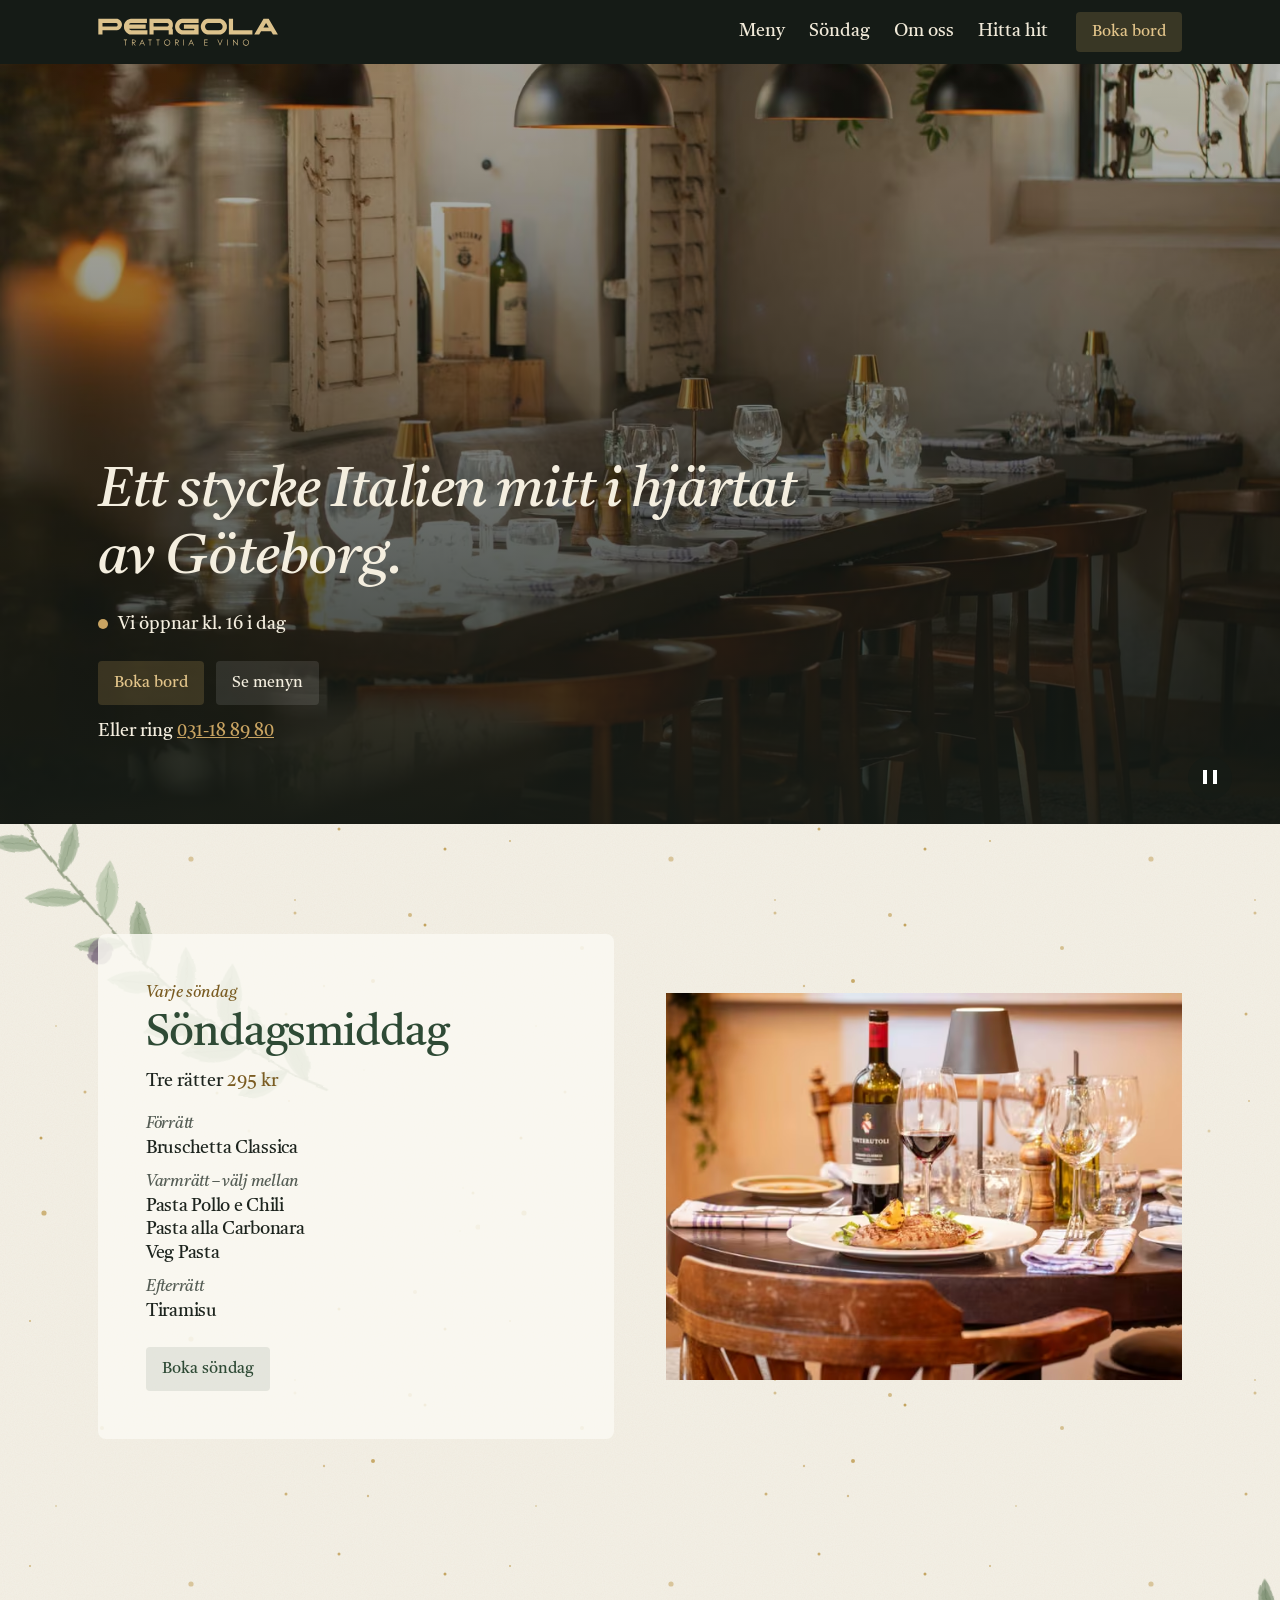
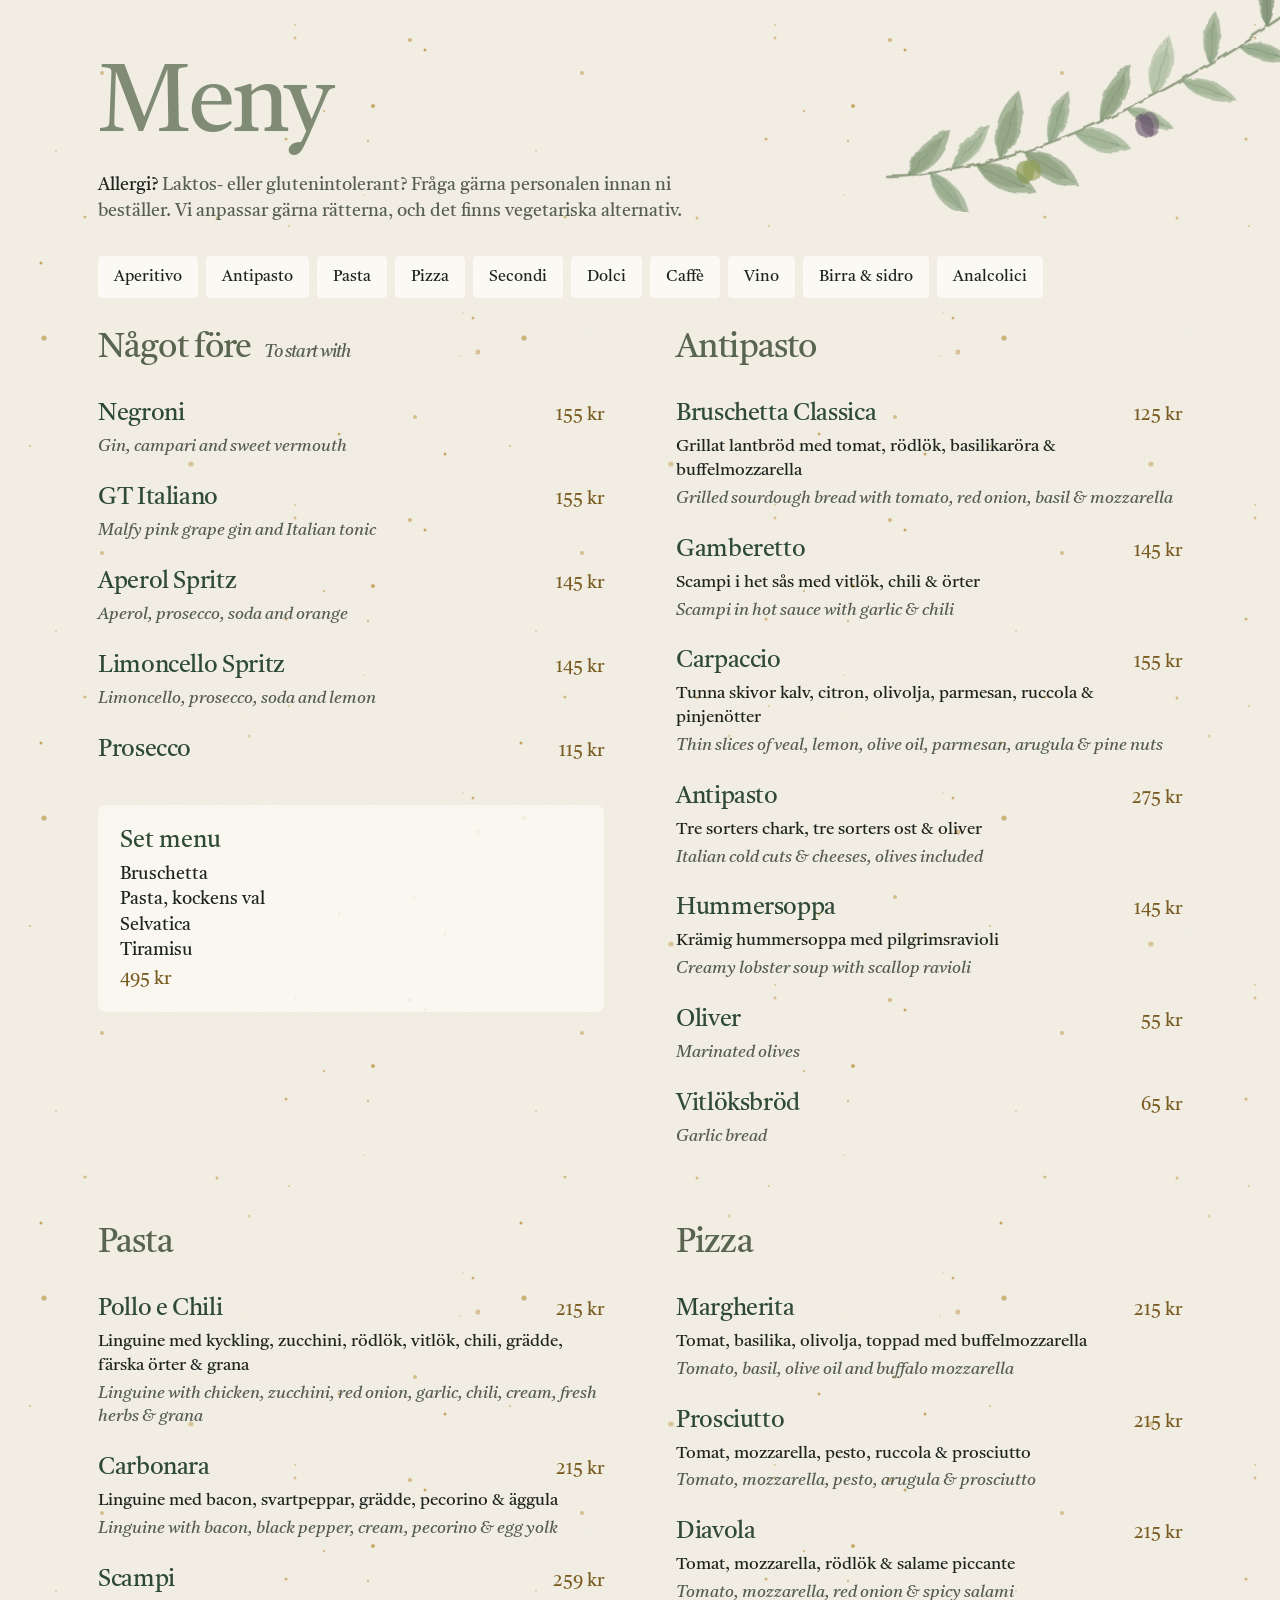
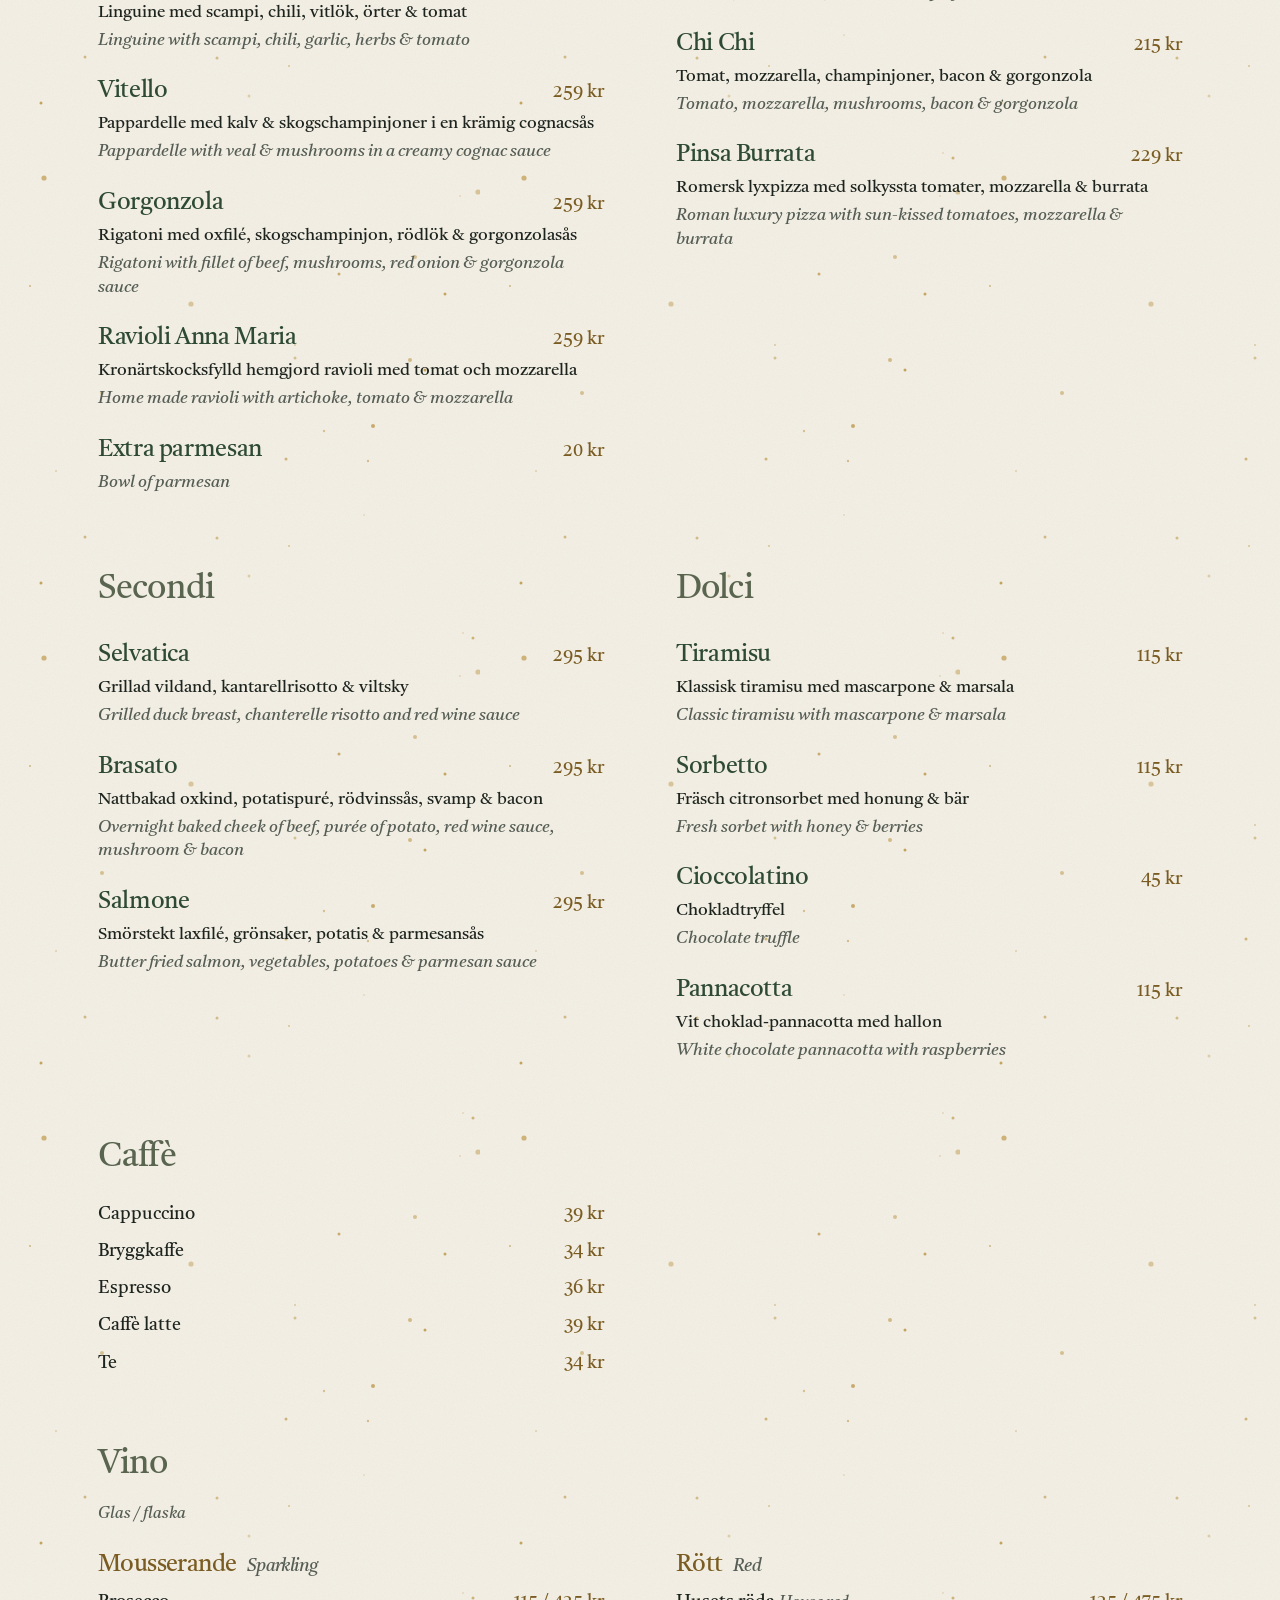
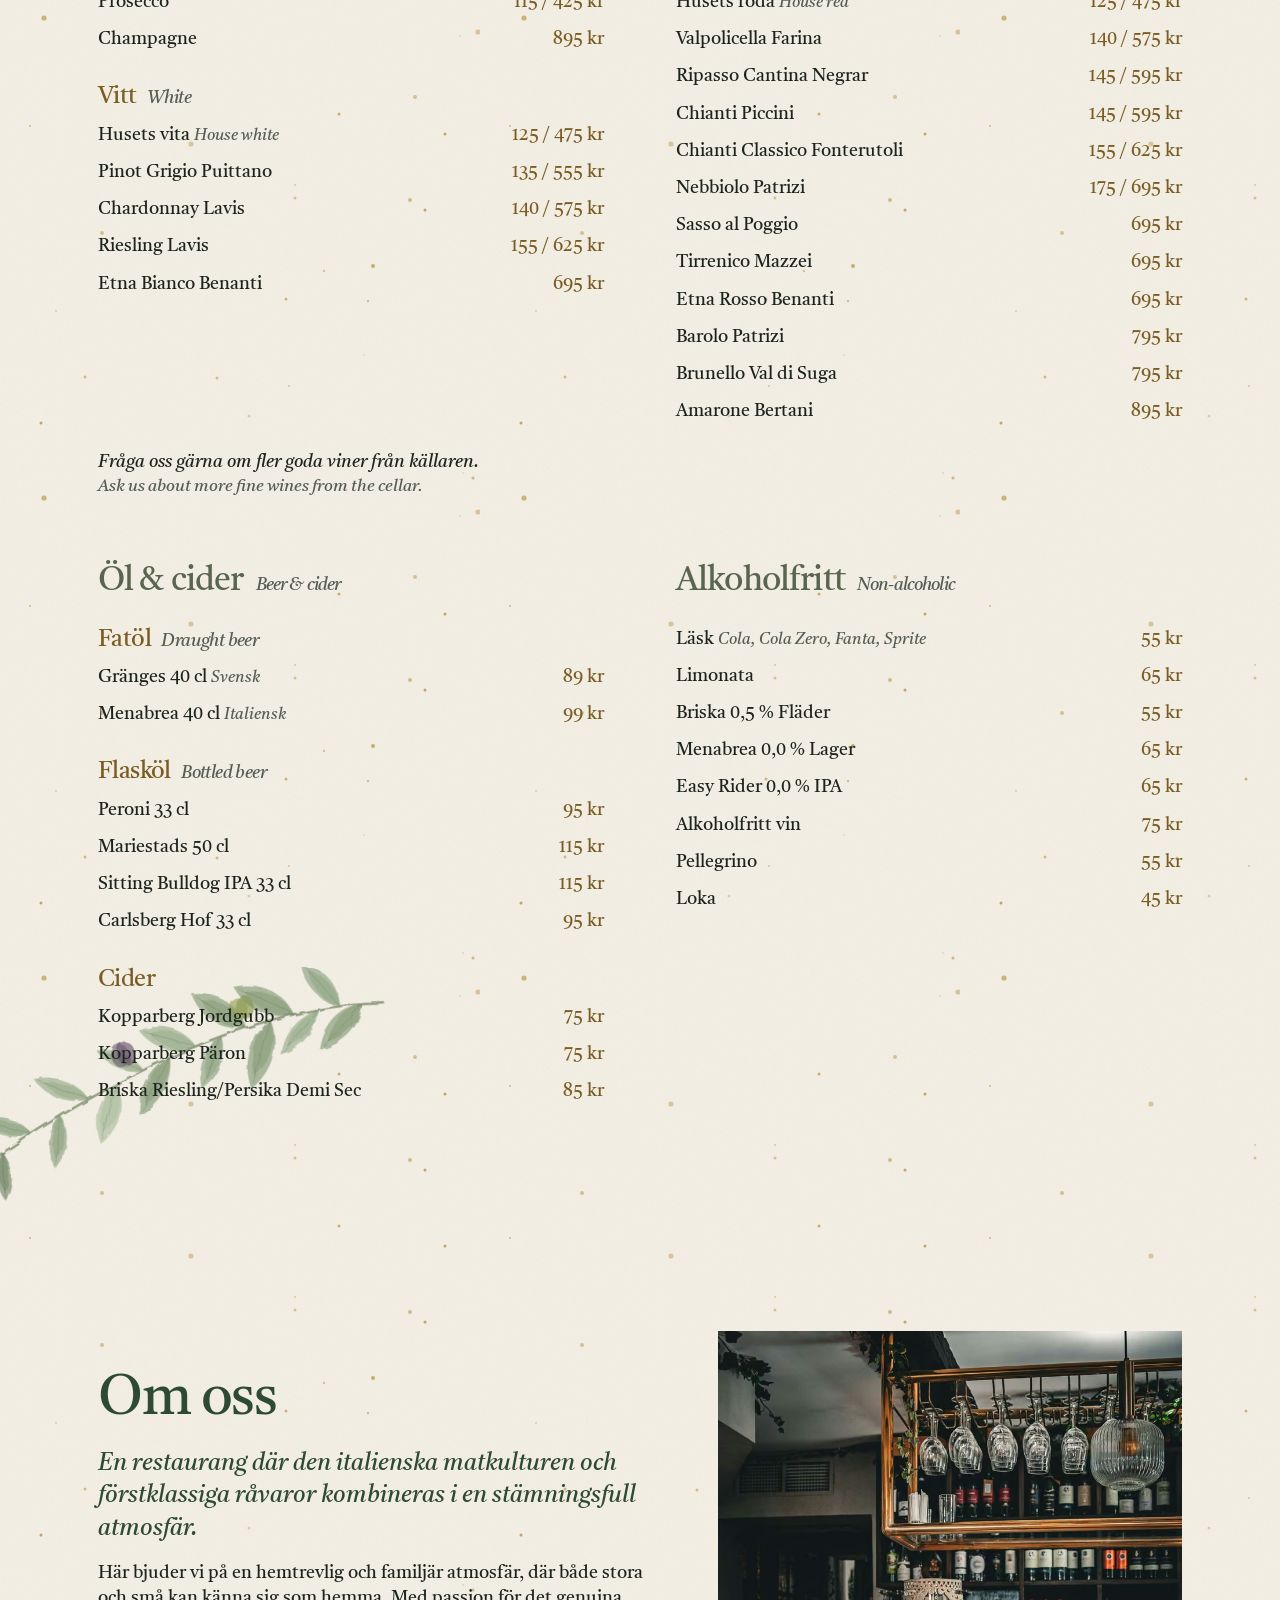
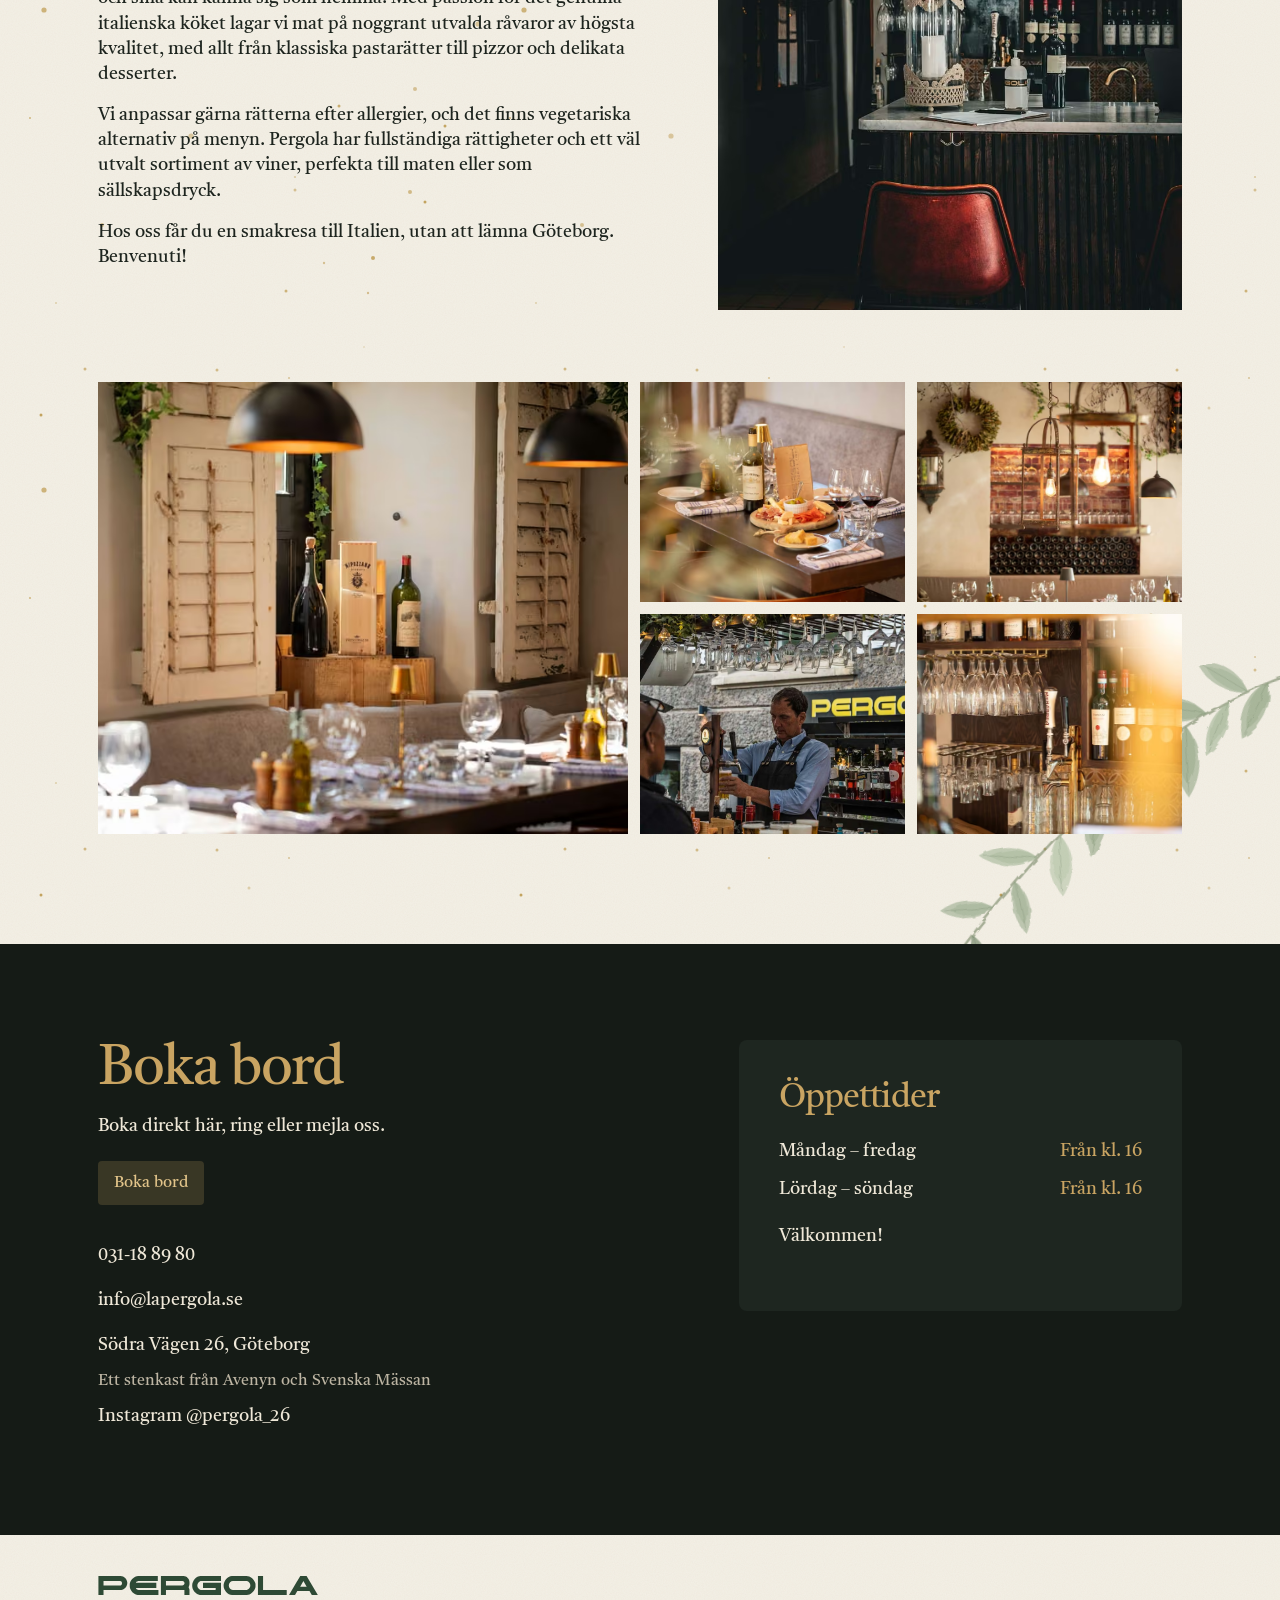
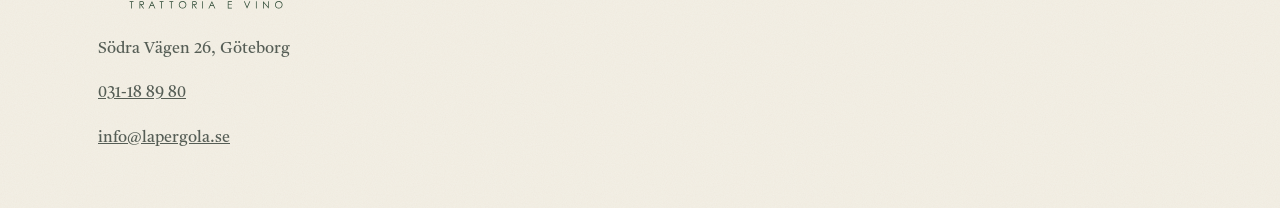
<file: index.html>
<!doctype html>
<html lang="sv">
<head>
<meta charset="utf-8">
<meta name="viewport" content="width=device-width, initial-scale=1">
<title>Pergola – Trattoria e vino på Södra Vägen 26, Göteborg</title>
<meta name="description" content="Italiensk restaurang på Södra Vägen 26 i Göteborg, ett stenkast från Avenyn och Svenska Mässan. Pasta, pizza, secondi och utvalda viner. Öppet alla dagar från kl. 16. Söndagsmeny tre rätter 295 kr.">
<link rel="canonical" href="https://joachimjohansson.github.io/lapergola/">
<meta name="theme-color" content="#151b16">
<link rel="icon" href="ikoner/favicon.ico" sizes="48x48">
<link rel="icon" type="image/svg+xml" href="ikoner/favicon.svg">
<link rel="icon" type="image/png" sizes="32x32" href="ikoner/favicon-32.png">
<link rel="icon" type="image/png" sizes="48x48" href="ikoner/favicon-48.png">
<link rel="apple-touch-icon" href="ikoner/apple-touch-icon.png">
<link rel="manifest" href="site.webmanifest">
<meta property="og:type" content="website">
<meta property="og:locale" content="sv_SE">
<meta property="og:site_name" content="Pergola">
<meta property="og:title" content="Pergola – Trattoria e vino på Södra Vägen 26, Göteborg">
<meta property="og:description" content="Ett stycke Italien mitt i Göteborg. Öppet alla dagar från kl. 16.">
<meta property="og:url" content="https://joachimjohansson.github.io/lapergola/">
<meta property="og:image" content="https://joachimjohansson.github.io/lapergola/bilder/matsal.jpg">
<meta property="og:image:width" content="1600">
<meta property="og:image:height" content="1089">
<meta name="twitter:card" content="summary_large_image">
<script type="application/ld+json">
{"@context":"https://schema.org","@type":"Restaurant","name":"Pergola","alternateName":"La Pergola","url":"https://joachimjohansson.github.io/lapergola/","image":"https://joachimjohansson.github.io/lapergola/bilder/matsal.jpg","telephone":"+46 31 18 89 80","email":"info@lapergola.se","servesCuisine":"Italiensk","acceptsReservations":true,"hasMenu":"https://joachimjohansson.github.io/lapergola/#meny","sameAs":["https://www.instagram.com/pergola_26/"],
"address":{"@type":"PostalAddress","streetAddress":"Södra Vägen 26","addressLocality":"Göteborg","addressCountry":"SE"},
"openingHoursSpecification":[{"@type":"OpeningHoursSpecification","dayOfWeek":["Monday","Tuesday","Wednesday","Thursday","Friday","Saturday","Sunday"],"opens":"16:00"}]}
</script>
<link rel="preload" as="image" href="bilder/matsal-1600.avif" type="image/avif">
<link rel="preconnect" href="https://fonts.googleapis.com">
<link rel="preconnect" href="https://fonts.gstatic.com" crossorigin>
<link href="https://fonts.googleapis.com/css2?family=Castoro:ital@0;1&display=swap" rel="stylesheet">
<link rel="stylesheet" href="style.css?v=21">
<script src="https://www.bokabord.se/widget.min.js" async></script>
</head>
<body>
<a class="hoppa" href="#meny">Hoppa till menyn</a>
<header class="topp">
  <div class="wrap">
    <a class="topp-logo" href="#" aria-label="Pergola, till toppen"><img src="bilder/ordbild-ljus.svg" alt="" width="395" height="61"></a>
    <nav aria-label="Huvudmeny"><a href="#meny">Meny</a><a href="#sondag">Söndag</a><a href="#om">Om oss</a><a href="#hitta">Hitta hit</a></nav>
    <button class="waiteraid-widget knapp knapp-guld" data-hash="206074e566215a96386093ac5b81f60e">Boka bord</button>
  </div>
</header>

<main>
  <section class="hero" aria-labelledby="hero-rubrik">
    <video muted loop playsinline preload="none" poster="bilder/matsal.jpg" aria-hidden="true">
      <source src="bilder/topvid.mp4" type="video/mp4">
    </video>
    <picture class="hero-bild"><source srcset="bilder/matsal-800.avif 800w, bilder/matsal-1600.avif 1600w" sizes="100vw" type="image/avif"><img src="bilder/matsal.jpg" alt="" width="1600" height="1089"></picture>
    <div class="wrap hero-text">
      <h1 id="hero-rubrik" class="ingress"><span class="visuellt-dold">Pergola, trattoria e vino. </span>Ett stycke Italien mitt i hjärtat av Göteborg.</h1>
      <p class="status" id="status" role="status">Öppet alla dagar från kl. 16</p>
      <div class="knappar">
        <button class="waiteraid-widget knapp knapp-guld" data-hash="206074e566215a96386093ac5b81f60e">Boka bord</button>
        <a class="knapp knapp-ljus" href="#meny">Se menyn</a>
      </div>
      <p class="ring">Eller ring <a href="tel:+4631188980">031-18 89 80</a></p>
    </div>
    <button class="paus" type="button" aria-pressed="false"><span class="visuellt-dold">Pausa filmen</span></button>
  </section>

  <section id="sondag" class="sondag" aria-labelledby="sondag-rubrik">
    <div class="wrap sondag-grid">
      <div class="sondag-kort">
        <p class="overrad" id="sondag-idag">Varje söndag</p>
        <h2 id="sondag-rubrik">Söndagsmiddag</h2>
        <p class="sondag-pris">Tre rätter <span>295 kr</span></p>
        <ol class="sondag-ratter">
          <li><small>Förrätt</small>Bruschetta Classica</li>
          <li><small>Varmrätt – välj mellan</small>Pasta Pollo e Chili<br>Pasta alla Carbonara<br>Veg Pasta</li>
          <li><small>Efterrätt</small>Tiramisu</li>
        </ol>
        <button class="waiteraid-widget knapp" data-hash="206074e566215a96386093ac5b81f60e">Boka söndag</button>
      </div>
      <picture><source srcset="bilder/middag-800.avif 800w, bilder/middag-1600.avif 1600w" sizes="(min-width:860px) 50vw, 100vw" type="image/avif"><img src="bilder/middag.jpg" alt="Dukat bord med en varmrätt, rödvin och glas" width="1600" height="910" loading="lazy" decoding="async"></picture>
    </div>
  </section>

  <section id="meny" class="meny" aria-labelledby="meny-rubrik">
    <div class="wrap">
      <h2 id="meny-rubrik" class="meny-titel">Meny</h2>
      <p class="allergi"><strong>Allergi?</strong> Laktos- eller glutenintolerant? Fråga gärna personalen innan ni beställer. Vi anpassar gärna rätterna, och det finns vegetariska alternativ.</p>
      <nav class="flikar" aria-label="Menyns delar"><div class="flikar-rad">
        <a href="#fore">Aperitivo</a><a href="#antipasto">Antipasto</a><a href="#pasta">Pasta</a><a href="#pizza">Pizza</a><a href="#secondi">Secondi</a><a href="#dolci">Dolci</a><a href="#cafe">Caffè</a><a href="#vino">Vino</a><a href="#ol">Birra &amp; sidro</a><a href="#alkoholfritt">Analcolici</a>
      </div></nav>

      <div class="grupper">
        <div class="grupp" id="fore"><h3>Något före <span lang="en">To start with</span></h3>
          <div class="ratt"><div class="ratt-huvud"><b>Negroni</b><span class="pris">155 kr</span></div><p class="en" lang="en">Gin, campari and sweet vermouth</p></div>
          <div class="ratt"><div class="ratt-huvud"><b>GT Italiano</b><span class="pris">155 kr</span></div><p class="en" lang="en">Malfy pink grape gin and Italian tonic</p></div>
          <div class="ratt"><div class="ratt-huvud"><b>Aperol Spritz</b><span class="pris">145 kr</span></div><p class="en" lang="en">Aperol, prosecco, soda and orange</p></div>
          <div class="ratt"><div class="ratt-huvud"><b>Limoncello Spritz</b><span class="pris">145 kr</span></div><p class="en" lang="en">Limoncello, prosecco, soda and lemon</p></div>
          <div class="ratt"><div class="ratt-huvud"><b>Prosecco</b><span class="pris">115 kr</span></div></div>
          <div class="set">
            <p class="overrad">Set menu</p>
            <p class="set-ratter">Bruschetta<br>Pasta, kockens val<br>Selvatica<br>Tiramisu</p>
            <p class="pris">495 kr</p>
          </div>
        </div>

        <div class="grupp" id="antipasto"><h3>Antipasto</h3>
          <div class="ratt"><div class="ratt-huvud"><b>Bruschetta Classica</b><span class="pris">125 kr</span></div><p>Grillat lantbröd med tomat, rödlök, basilikaröra &amp; buffelmozzarella</p><p class="en" lang="en">Grilled sourdough bread with tomato, red onion, basil &amp; mozzarella</p></div>
          <div class="ratt"><div class="ratt-huvud"><b>Gamberetto</b><span class="pris">145 kr</span></div><p>Scampi i het sås med vitlök, chili &amp; örter</p><p class="en" lang="en">Scampi in hot sauce with garlic &amp; chili</p></div>
          <div class="ratt"><div class="ratt-huvud"><b>Carpaccio</b><span class="pris">155 kr</span></div><p>Tunna skivor kalv, citron, olivolja, parmesan, ruccola &amp; pinjenötter</p><p class="en" lang="en">Thin slices of veal, lemon, olive oil, parmesan, arugula &amp; pine nuts</p></div>
          <div class="ratt"><div class="ratt-huvud"><b>Antipasto</b><span class="pris">275 kr</span></div><p>Tre sorters chark, tre sorters ost &amp; oliver</p><p class="en" lang="en">Italian cold cuts &amp; cheeses, olives included</p></div>
          <div class="ratt"><div class="ratt-huvud"><b>Hummersoppa</b><span class="pris">145 kr</span></div><p>Krämig hummersoppa med pilgrimsravioli</p><p class="en" lang="en">Creamy lobster soup with scallop ravioli</p></div>
          <div class="ratt"><div class="ratt-huvud"><b>Oliver</b><span class="pris">55 kr</span></div><p class="en" lang="en">Marinated olives</p></div>
          <div class="ratt"><div class="ratt-huvud"><b>Vitlöksbröd</b><span class="pris">65 kr</span></div><p class="en" lang="en">Garlic bread</p></div>
        </div>

        <div class="grupp" id="pasta"><h3>Pasta</h3>
          <div class="ratt"><div class="ratt-huvud"><b>Pollo e Chili</b><span class="pris">215 kr</span></div><p>Linguine med kyckling, zucchini, rödlök, vitlök, chili, grädde, färska örter &amp; grana</p><p class="en" lang="en">Linguine with chicken, zucchini, red onion, garlic, chili, cream, fresh herbs &amp; grana</p></div>
          <div class="ratt"><div class="ratt-huvud"><b>Carbonara</b><span class="pris">215 kr</span></div><p>Linguine med bacon, svartpeppar, grädde, pecorino &amp; äggula</p><p class="en" lang="en">Linguine with bacon, black pepper, cream, pecorino &amp; egg yolk</p></div>
          <div class="ratt"><div class="ratt-huvud"><b>Scampi</b><span class="pris">259 kr</span></div><p>Linguine med scampi, chili, vitlök, örter &amp; tomat</p><p class="en" lang="en">Linguine with scampi, chili, garlic, herbs &amp; tomato</p></div>
          <div class="ratt"><div class="ratt-huvud"><b>Vitello</b><span class="pris">259 kr</span></div><p>Pappardelle med kalv &amp; skogschampinjoner i en krämig cognacsås</p><p class="en" lang="en">Pappardelle with veal &amp; mushrooms in a creamy cognac sauce</p></div>
          <div class="ratt"><div class="ratt-huvud"><b>Gorgonzola</b><span class="pris">259 kr</span></div><p>Rigatoni med oxfilé, skogschampinjon, rödlök &amp; gorgonzolasås</p><p class="en" lang="en">Rigatoni with fillet of beef, mushrooms, red onion &amp; gorgonzola sauce</p></div>
          <div class="ratt"><div class="ratt-huvud"><b>Ravioli Anna Maria</b><span class="pris">259 kr</span></div><p>Kronärtskocksfylld hemgjord ravioli med tomat och mozzarella</p><p class="en" lang="en">Home made ravioli with artichoke, tomato &amp; mozzarella</p></div>
          <div class="ratt"><div class="ratt-huvud"><b>Extra parmesan</b><span class="pris">20 kr</span></div><p class="en" lang="en">Bowl of parmesan</p></div>
        </div>

        <div class="grupp" id="pizza"><h3>Pizza</h3>
          <div class="ratt"><div class="ratt-huvud"><b>Margherita</b><span class="pris">215 kr</span></div><p>Tomat, basilika, olivolja, toppad med buffelmozzarella</p><p class="en" lang="en">Tomato, basil, olive oil and buffalo mozzarella</p></div>
          <div class="ratt"><div class="ratt-huvud"><b>Prosciutto</b><span class="pris">215 kr</span></div><p>Tomat, mozzarella, pesto, ruccola &amp; prosciutto</p><p class="en" lang="en">Tomato, mozzarella, pesto, arugula &amp; prosciutto</p></div>
          <div class="ratt"><div class="ratt-huvud"><b>Diavola</b><span class="pris">215 kr</span></div><p>Tomat, mozzarella, rödlök &amp; salame piccante</p><p class="en" lang="en">Tomato, mozzarella, red onion &amp; spicy salami</p></div>
          <div class="ratt"><div class="ratt-huvud"><b>Chi Chi</b><span class="pris">215 kr</span></div><p>Tomat, mozzarella, champinjoner, bacon &amp; gorgonzola</p><p class="en" lang="en">Tomato, mozzarella, mushrooms, bacon &amp; gorgonzola</p></div>
          <div class="ratt"><div class="ratt-huvud"><b>Pinsa Burrata</b><span class="pris">229 kr</span></div><p>Romersk lyxpizza med solkyssta tomater, mozzarella &amp; burrata</p><p class="en" lang="en">Roman luxury pizza with sun-kissed tomatoes, mozzarella &amp; burrata</p></div>
        </div>

        <div class="grupp" id="secondi"><h3>Secondi</h3>
          <div class="ratt"><div class="ratt-huvud"><b>Selvatica</b><span class="pris">295 kr</span></div><p>Grillad vildand, kantarellrisotto &amp; viltsky</p><p class="en" lang="en">Grilled duck breast, chanterelle risotto and red wine sauce</p></div>
          <div class="ratt"><div class="ratt-huvud"><b>Brasato</b><span class="pris">295 kr</span></div><p>Nattbakad oxkind, potatispuré, rödvinssås, svamp &amp; bacon</p><p class="en" lang="en">Overnight baked cheek of beef, purée of potato, red wine sauce, mushroom &amp; bacon</p></div>
          <div class="ratt"><div class="ratt-huvud"><b>Salmone</b><span class="pris">295 kr</span></div><p>Smörstekt laxfilé, grönsaker, potatis &amp; parmesansås</p><p class="en" lang="en">Butter fried salmon, vegetables, potatoes &amp; parmesan sauce</p></div>
        </div>

        <div class="grupp" id="dolci"><h3>Dolci</h3>
          <div class="ratt"><div class="ratt-huvud"><b>Tiramisu</b><span class="pris">115 kr</span></div><p>Klassisk tiramisu med mascarpone &amp; marsala</p><p class="en" lang="en">Classic tiramisu with mascarpone &amp; marsala</p></div>
          <div class="ratt"><div class="ratt-huvud"><b>Sorbetto</b><span class="pris">115 kr</span></div><p>Fräsch citronsorbet med honung &amp; bär</p><p class="en" lang="en">Fresh sorbet with honey &amp; berries</p></div>
          <div class="ratt"><div class="ratt-huvud"><b>Cioccolatino</b><span class="pris">45 kr</span></div><p>Chokladtryffel</p><p class="en" lang="en">Chocolate truffle</p></div>
          <div class="ratt"><div class="ratt-huvud"><b>Pannacotta</b><span class="pris">115 kr</span></div><p>Vit choklad-pannacotta med hallon</p><p class="en" lang="en">White chocolate pannacotta with raspberries</p></div>
        </div>

        <div class="grupp" id="cafe"><h3>Caffè</h3>
          <ul class="lista">
            <li><span>Cappuccino</span><span class="pris">39 kr</span></li>
            <li><span>Bryggkaffe</span><span class="pris">34 kr</span></li>
            <li><span>Espresso</span><span class="pris">36 kr</span></li>
            <li><span>Caffè latte</span><span class="pris">39 kr</span></li>
            <li><span>Te</span><span class="pris">34 kr</span></li>
          </ul>
        </div>

        <div class="grupp grupp-bred" id="vino"><h3>Vino</h3>
          <p class="glas-flaska">Glas / flaska</p>
          <div class="vin-kolumner">
            <div>
              <h4>Mousserande <span lang="en">Sparkling</span></h4>
              <ul class="lista">
                <li><span>Prosecco</span><span class="pris">115 / 425 kr</span></li>
                <li><span>Champagne</span><span class="pris">895 kr</span></li>
              </ul>
              <h4>Vitt <span lang="en">White</span></h4>
              <ul class="lista">
                <li><span>Husets vita <small lang="en">House white</small></span><span class="pris">125 / 475 kr</span></li>
                <li><span>Pinot Grigio Puittano</span><span class="pris">135 / 555 kr</span></li>
                <li><span>Chardonnay Lavis</span><span class="pris">140 / 575 kr</span></li>
                <li><span>Riesling Lavis</span><span class="pris">155 / 625 kr</span></li>
                <li><span>Etna Bianco Benanti</span><span class="pris">695 kr</span></li>
              </ul>
            </div>
            <div>
              <h4>Rött <span lang="en">Red</span></h4>
              <ul class="lista">
                <li><span>Husets röda <small lang="en">House red</small></span><span class="pris">125 / 475 kr</span></li>
                <li><span>Valpolicella Farina</span><span class="pris">140 / 575 kr</span></li>
                <li><span>Ripasso Cantina Negrar</span><span class="pris">145 / 595 kr</span></li>
                <li><span>Chianti Piccini</span><span class="pris">145 / 595 kr</span></li>
                <li><span>Chianti Classico Fonterutoli</span><span class="pris">155 / 625 kr</span></li>
                <li><span>Nebbiolo Patrizi</span><span class="pris">175 / 695 kr</span></li>
                <li><span>Sasso al Poggio</span><span class="pris">695 kr</span></li>
                <li><span>Tirrenico Mazzei</span><span class="pris">695 kr</span></li>
                <li><span>Etna Rosso Benanti</span><span class="pris">695 kr</span></li>
                <li><span>Barolo Patrizi</span><span class="pris">795 kr</span></li>
                <li><span>Brunello Val di Suga</span><span class="pris">795 kr</span></li>
                <li><span>Amarone Bertani</span><span class="pris">895 kr</span></li>
              </ul>
            </div>
          </div>
          <p class="kallaren">Fråga oss gärna om fler goda viner från källaren.</p>
          <p class="en" lang="en">Ask us about more fine wines from the cellar.</p>
        </div>

        <div class="grupp" id="ol"><h3>Öl &amp; cider <span lang="en">Beer &amp; cider</span></h3>
          <h4>Fatöl <span lang="en">Draught beer</span></h4>
          <ul class="lista">
            <li><span>Gränges 40 cl <small>Svensk</small></span><span class="pris">89 kr</span></li>
            <li><span>Menabrea 40 cl <small>Italiensk</small></span><span class="pris">99 kr</span></li>
          </ul>
          <h4>Flasköl <span lang="en">Bottled beer</span></h4>
          <ul class="lista">
            <li><span>Peroni 33 cl</span><span class="pris">95 kr</span></li>
            <li><span>Mariestads 50 cl</span><span class="pris">115 kr</span></li>
            <li><span>Sitting Bulldog IPA 33 cl</span><span class="pris">115 kr</span></li>
            <li><span>Carlsberg Hof 33 cl</span><span class="pris">95 kr</span></li>
          </ul>
          <h4>Cider</h4>
          <ul class="lista">
            <li><span>Kopparberg Jordgubb</span><span class="pris">75 kr</span></li>
            <li><span>Kopparberg Päron</span><span class="pris">75 kr</span></li>
            <li><span>Briska Riesling/Persika Demi Sec</span><span class="pris">85 kr</span></li>
          </ul>
        </div>

        <div class="grupp" id="alkoholfritt"><h3>Alkoholfritt <span lang="en">Non-alcoholic</span></h3>
          <ul class="lista">
            <li><span>Läsk <small>Cola, Cola Zero, Fanta, Sprite</small></span><span class="pris">55 kr</span></li>
            <li><span>Limonata</span><span class="pris">65 kr</span></li>
            <li><span>Briska 0,5 % Fläder</span><span class="pris">55 kr</span></li>
            <li><span>Menabrea 0,0 % Lager</span><span class="pris">65 kr</span></li>
            <li><span>Easy Rider 0,0 % IPA</span><span class="pris">65 kr</span></li>
            <li><span>Alkoholfritt vin</span><span class="pris">75 kr</span></li>
            <li><span>Pellegrino</span><span class="pris">55 kr</span></li>
            <li><span>Loka</span><span class="pris">45 kr</span></li>
          </ul>
        </div>
      </div>
    </div>
  </section>

  <section id="om" class="om" aria-labelledby="om-rubrik">
    <div class="wrap om-grid">
      <div class="om-text">
        <h2 id="om-rubrik">Om oss</h2>
        <p class="ingress-mork">En restaurang där den italienska matkulturen och förstklassiga råvaror kombineras i en stämningsfull atmosfär.</p>
        <p>Här bjuder vi på en hemtrevlig och familjär atmosfär, där både stora och små kan känna sig som hemma. Med passion för det genuina italienska köket lagar vi mat på noggrant utvalda råvaror av högsta kvalitet, med allt från klassiska pastarätter till pizzor och delikata desserter.</p>
        <p>Vi anpassar gärna rätterna efter allergier, och det finns vegetariska alternativ på menyn. Pergola har fullständiga rättigheter och ett väl utvalt sortiment av viner, perfekta till maten eller som sällskapsdryck.</p>
        <p>Hos oss får du en smakresa till Italien, utan att lämna Göteborg. Benvenuti!</p>
      </div>
      <picture class="om-bild"><source srcset="bilder/bar-800.avif 800w, bilder/bar-1365.avif 1365w" sizes="(min-width:860px) 40vw, 100vw" type="image/avif"><img src="bilder/bar.jpg" alt="Baren med vinflaskor, hängande glas och en barstol i rött läder" width="1365" height="2048" loading="lazy" decoding="async"></picture>
    </div>
    <div class="wrap galleri">
      <picture><source srcset="bilder/fonster-800.avif 800w, bilder/fonster-1600.avif 1600w" sizes="(min-width:860px) 50vw, 100vw" type="image/avif"><img src="bilder/fonster.jpg" alt="Dukat bord framför gamla fönsterluckor och vinflaskor" width="1600" height="1067" loading="lazy" decoding="async"></picture>
      <picture><source srcset="bilder/antipasto-800.avif 800w, bilder/antipasto-1600.avif 1600w" sizes="(min-width:860px) 25vw, 50vw" type="image/avif"><img src="bilder/antipasto.jpg" alt="Antipastobricka med chark och ost, rödvin och glas" width="1600" height="1052" loading="lazy" decoding="async"></picture>
      <picture><source srcset="bilder/vinvagg-800.avif 800w, bilder/vinvagg-1600.avif 1600w" sizes="(min-width:860px) 25vw, 50vw" type="image/avif"><img src="bilder/vinvagg.jpg" alt="Vinvägg i tegel med lyktor och en krans" width="1600" height="1055" loading="lazy" decoding="async"></picture>
      <picture><source srcset="bilder/uteservering-800.avif 800w, bilder/uteservering-1079.avif 1079w" sizes="(min-width:860px) 25vw, 50vw" type="image/avif"><img src="bilder/uteservering.jpg" alt="Bartendern häller upp öl under ljusslingor vid uteserveringen" width="1079" height="1619" loading="lazy" decoding="async"></picture>
      <picture><source srcset="bilder/glas-800.avif 800w, bilder/glas-1600.avif 1600w" sizes="(min-width:860px) 25vw, 50vw" type="image/avif"><img src="bilder/glas.jpg" alt="Hängande vinglas, ölkran och vinflaskor i baren" width="1600" height="966" loading="lazy" decoding="async"></picture>
    </div>
  </section>

  <section id="hitta" class="hitta" aria-labelledby="hitta-rubrik">
    <div class="wrap hitta-grid">
      <div>
        <h2 id="hitta-rubrik">Boka bord</h2>
        <p>Boka direkt här, ring eller mejla oss.</p>
        <button class="waiteraid-widget knapp knapp-guld" data-hash="206074e566215a96386093ac5b81f60e">Boka bord</button>
        <ul class="kontakt">
          <li><a href="tel:+4631188980">031-18 89 80</a></li>
          <li><a href="mailto:info@lapergola.se">info@lapergola.se</a></li>
          <li><a href="https://www.google.com/maps/search/?api=1&amp;query=S%C3%B6dra+V%C3%A4gen+26+G%C3%B6teborg">Södra Vägen 26, Göteborg</a><br><small>Ett stenkast från Avenyn och Svenska Mässan</small></li>
          <li><a href="https://www.instagram.com/pergola_26/">Instagram @pergola_26</a></li>
        </ul>
      </div>
      <div class="tider" data-closed="">
        <!-- Stängda dagar (helgdagar, semester): skriv datumen i data-closed ovan, t.ex. data-closed="2026-12-24, 2026-12-25" -->
        <h3>Öppettider</h3>
        <dl>
          <div><dt>Måndag – fredag</dt><dd>Från kl. 16</dd></div>
          <div><dt>Lördag – söndag</dt><dd>Från kl. 16</dd></div>
        </dl>
        <p>Välkommen!</p>
      </div>
    </div>
  </section>
</main>

<footer>
  <div class="wrap">
    <img src="bilder/ordbild-mork.svg" alt="Pergola – Trattoria e vino" width="395" height="61" loading="lazy">
    <p class="fot-rader"><span>Södra Vägen 26, Göteborg</span><a href="tel:+4631188980">031-18 89 80</a><a href="mailto:info@lapergola.se">info@lapergola.se</a></p>
  </div>
</footer>

<div class="mobilrad" aria-label="Snabbval">
  <button class="waiteraid-widget knapp knapp-guld" data-hash="206074e566215a96386093ac5b81f60e">Boka bord</button>
  <a class="knapp knapp-ljus" href="tel:+4631188980">Ring</a>
</div>

<script src="oppet.js"></script>
<script>
  const flikrad = document.querySelector(".flikar-rad");
  const flikkanter = () => {
    flikrad.classList.toggle("mer-v", flikrad.scrollLeft > 2);
    flikrad.classList.toggle("mer-h", flikrad.scrollLeft + flikrad.clientWidth < flikrad.scrollWidth - 2);
  };
  flikrad.addEventListener("scroll", flikkanter, { passive: true });
  addEventListener("resize", flikkanter);
  flikkanter();

  // följ scrollningen: markera delen man läser och skjut fram dess flik i raden
  const flikar = [...flikrad.querySelectorAll("a")];
  const delar = flikar.map(a => document.querySelector(a.getAttribute("href")));
  const lugn = matchMedia("(prefers-reduced-motion: reduce)");
  let aktiv = null, vantar = false, vald = -1;
  flikar.forEach((a, n) => a.addEventListener("click", () => { vald = n; }));
  for (const t of ["wheel", "touchstart", "keydown"]) addEventListener(t, () => { vald = -1; }, { passive: true });
  const folj = () => {
    vantar = false;
    // i två spalter: delen som korsar läslinjen vinner, annars den senast passerade
    let i = -1, mitt = -1;
    delar.forEach((d, n) => {
      const r = d.getBoundingClientRect();
      if (r.top <= 170) i = n;
      if (mitt < 0 && r.top <= 170 && r.bottom > 170) mitt = n;
    });
    if (mitt >= 0) i = mitt;
    if (vald >= 0) i = vald; // en klickad flik gäller tills man scrollar själv
    const a = flikar[i] || null;
    if (a === aktiv) return;
    if (aktiv) aktiv.removeAttribute("aria-current");
    aktiv = a;
    if (!a) return;
    a.setAttribute("aria-current", "true");
    const x = a.getBoundingClientRect().left - flikrad.getBoundingClientRect().left + flikrad.scrollLeft;
    flikrad.scrollTo({ left: x - (flikrad.clientWidth - a.offsetWidth) / 2, behavior: lugn.matches ? "auto" : "smooth" });
  };
  addEventListener("scroll", () => { if (!vantar) { vantar = true; requestAnimationFrame(folj); } }, { passive: true });
  folj();

  // mobilraden visas först när toppens knappar har scrollats ur bild
  const mobilrad = document.querySelector(".mobilrad");
  // och göms igen i Boka bord-delen, som har egna knappar
  const synliga = new Set();
  const radvakt = new IntersectionObserver(poster => {
    for (const e of poster) e.isIntersecting ? synliga.add(e.target) : synliga.delete(e.target);
    mobilrad.classList.toggle("undan", synliga.size > 0);
  });
  for (const el of document.querySelectorAll(".hero .knappar, #hitta, footer")) radvakt.observe(el);
</script>
<script>
// Öppetstatus i toppen och söndagsmarkering, utan stängningstid (den finns inte på originalsajten)
const tider = document.querySelector(".tider");
const status = document.getElementById("status"); // window.status finns redan, så hämta elementet uttryckligen
const stangda = tider.dataset.closed.split(",").map(s => s.trim()).filter(Boolean);
function tick() {
  const s = pergolaStatus(new Date(), stangda);
  status.textContent = s.closedToday ? "Stängt i dag" : s.open ? `Öppet i kväll från kl. ${s.opens}` : `Vi öppnar kl. ${s.opens} i dag`;
  status.classList.toggle("oppet", !!s.open);
  document.getElementById("sondag-idag").textContent = s.sunday && !s.closedToday ? "I dag är det söndag" : "Varje söndag";
}
tick(); setInterval(tick, 60000);
// Filmen i toppen: spelas bara utan önskemål om minskad rörelse, och går alltid att pausa (WCAG 2.2.2)
const film = document.querySelector(".hero video"), paus = document.querySelector(".paus");
function rorelse(pa) {
  paus.setAttribute("aria-pressed", String(!pa));
  paus.firstElementChild.textContent = pa ? "Pausa filmen" : "Spela filmen";
  if (pa) film.play().then(() => film.classList.add("spelar")).catch(() => {}); else film.pause();
}
paus.onclick = () => rorelse(paus.getAttribute("aria-pressed") === "true");
rorelse(!matchMedia("(prefers-reduced-motion: reduce)").matches);
</script>
</body>
</html>
</file>
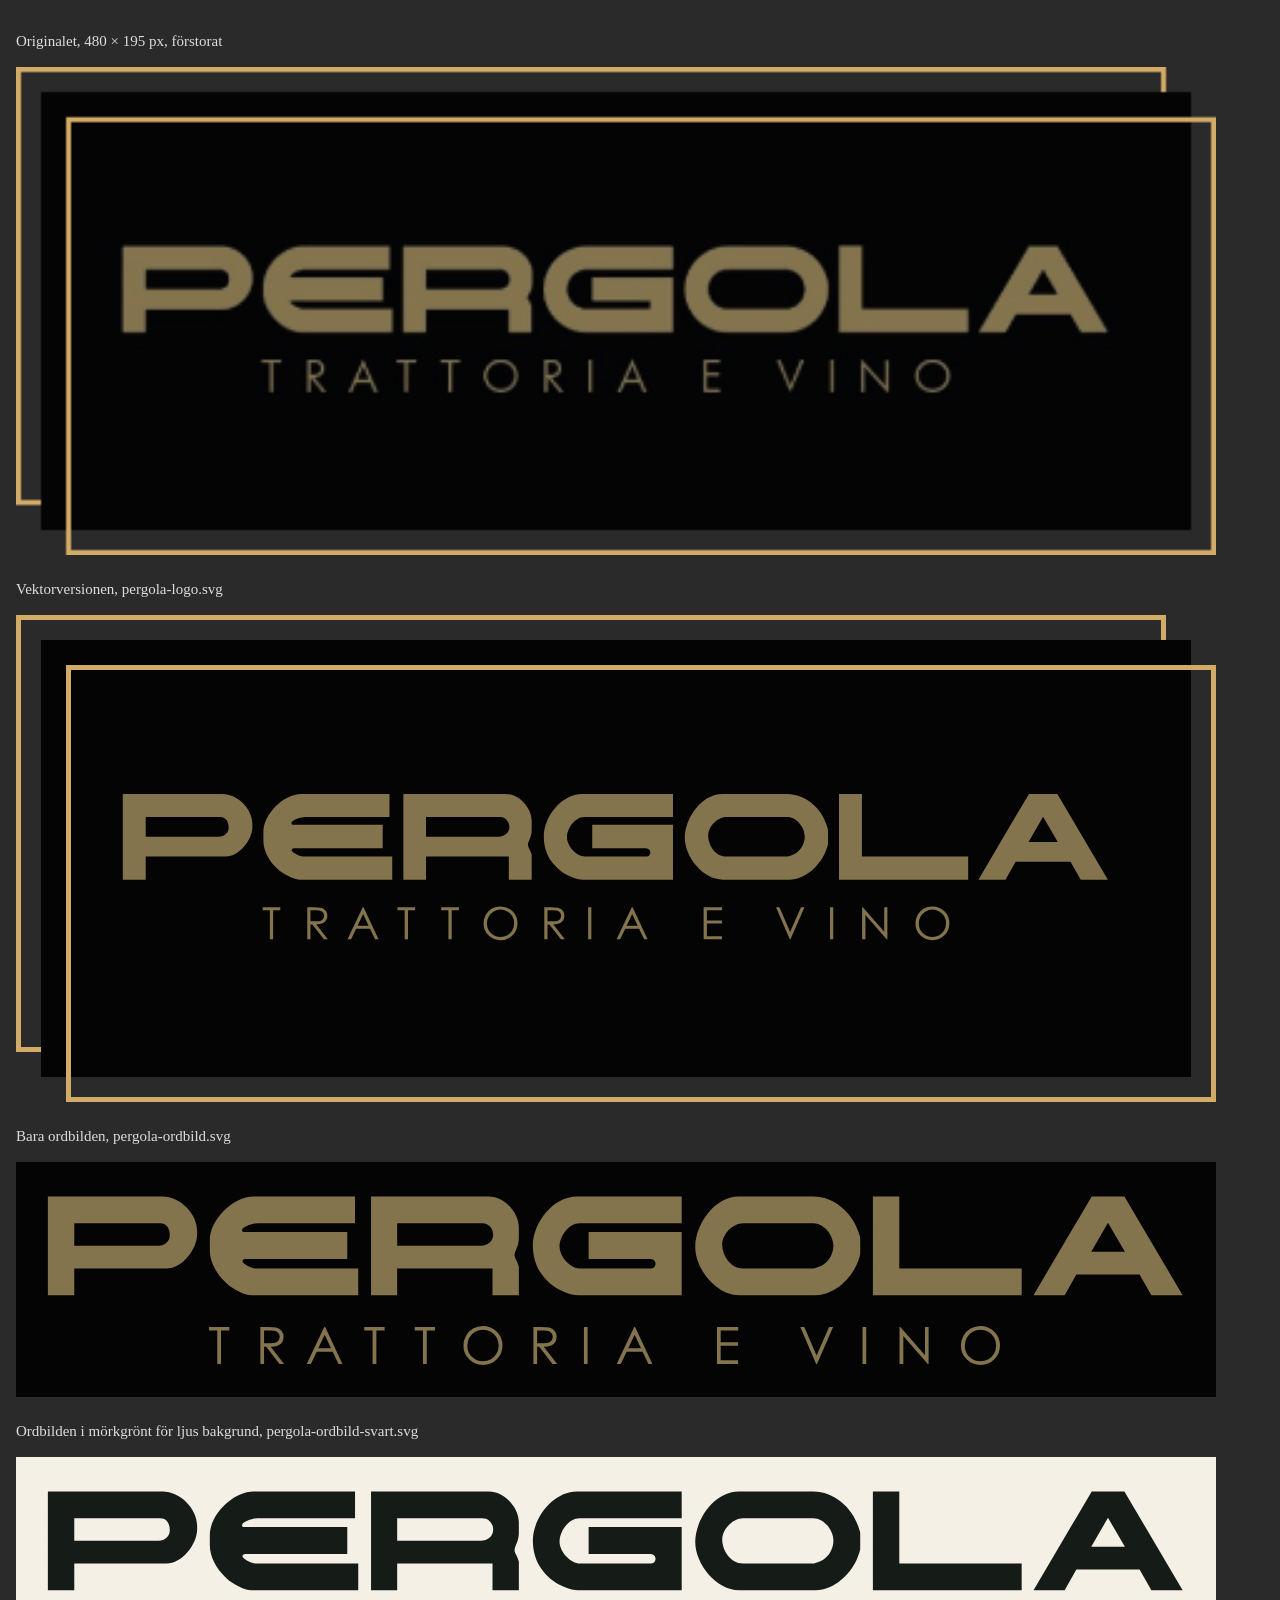
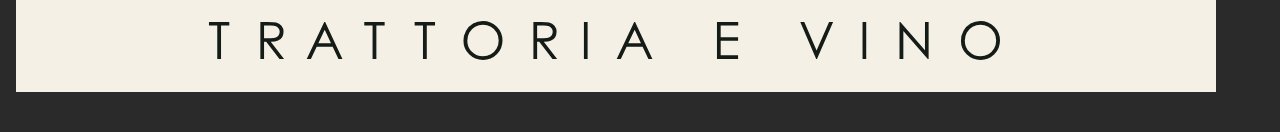
<file: original/logo-vektor/jamfor.html>
<!doctype html>
<meta charset="utf-8">
<meta name="viewport" content="width=device-width, initial-scale=1">
<title>Logga: original och vektor</title>
<style>
  body { background: #2a2a2a; margin: 0; padding: 16px; font: 15px/1.4 Georgia, serif; color: #ddd; }
  img { display: block; width: 100%; max-width: 1200px; height: auto; margin: 6px 0 24px; }
  .ord { background: #040405; padding: 24px; box-sizing: border-box; }
  .ljus { background: #f4f0e6; padding: 24px; box-sizing: border-box; }
</style>
<p>Originalet, 480 × 195 px, förstorat</p>
<img src="../bilder/logotype-top.png" alt="">
<p>Vektorversionen, pergola-logo.svg</p>
<img src="pergola-logo.svg" alt="">
<p>Bara ordbilden, pergola-ordbild.svg</p>
<img class="ord" src="pergola-ordbild.svg" alt="">
<p>Ordbilden i mörkgrönt för ljus bakgrund, pergola-ordbild-svart.svg</p>
<img class="ljus" src="pergola-ordbild-svart.svg" alt="">
</file>
<file: style.css>
/* 1. Färger, typsnitt och mått. Ändra här.
   Typsnitt: Castoro i bara vikt 400. Hierarkin görs med storlek, aldrig med fetstil, versaler eller centrering. */
:root {
  --papper: #f4f0e6;     /* sidans bakgrund, som menyns akvarellpapper */
  --kort: #fbf9f3;
  --natt: #151b16;       /* loggans svarta */
  --oliv: #2e4a35;       /* rubriker och knappar på ljus botten */
  --oliv-mork: #223828;
  --guld: #c9a462;       /* loggans guld, bara på mörk botten */
  --guld-text: #7a5c22;  /* guld som klarar 4,5:1 på papper */
  --blck: #1d241e;
  --dampad: #555d55;
  --f: "Castoro", Georgia, "Times New Roman", serif;
  /* Storlekarna: rubrik 56, underrubrik 34, rätt 24, brödtext 19, liten 16 */
  --s-h2: clamp(40px, 5vw, 56px);
  --s-h3: 34px;
  --s-ratt: 24px;
  --s-brod: 18px;
  --s-liten: 16px;
  --wrap: 1180px;
  --sida: clamp(24px, 5vw, 48px);
  --radie: 4px;    /* knappar och flikar */
  --radie-kort: 8px;
  /* Papperets struktur: brus i SVG, mycket svagt */
  --papperstruktur: url("data:image/svg+xml,%3Csvg xmlns='http://www.w3.org/2000/svg' width='300' height='300'%3E%3Cfilter id='p'%3E%3CfeTurbulence type='fractalNoise' baseFrequency='.9' numOctaves='3' stitchTiles='stitch'/%3E%3CfeColorMatrix values='0 0 0 0 .45 0 0 0 0 .4 0 0 0 0 .3 0 0 0 .09 0'/%3E%3C/filter%3E%3Crect width='300' height='300' filter='url(%23p)'/%3E%3C/svg%3E");
}

/* 2. Grund */
*, *::before, *::after { box-sizing: border-box; }
html { -webkit-text-size-adjust: 100%; text-size-adjust: 100%; scroll-behavior: smooth; }
@media (prefers-reduced-motion: reduce) { html { scroll-behavior: auto; } .mobilrad { transition: none !important; } }
body { margin: 0; background: var(--papperstruktur), var(--papper); color: var(--blck); font: 400 var(--s-brod)/1.4 var(--f); letter-spacing: 0; }
img, video { display: block; max-width: 100%; height: auto; }
a { color: inherit; }
b, strong, h1, h2, h3, h4, button { font-weight: 400; }
h1, h2, h3, h4, p, ul, ol, dl, dd { margin: 0; }
/* Rubrikerna knipas ihop något så att de inte ser spärrade ut */
h2, h3, h4 { color: var(--oliv); line-height: 1.1; letter-spacing: -.025em; }
.ratt-huvud b, .sondag-ratter, .ingress { letter-spacing: -.015em; }
.meny-titel { letter-spacing: -.035em; }
h2 { font-size: var(--s-h2); }
h3 { font-size: var(--s-h3); }
h4 { font-size: var(--s-ratt); color: var(--guld-text); margin: 26px 0 6px; }
h3 span, h4 span { color: var(--dampad); font-style: italic; font-size: var(--s-brod); margin-left: 6px; }
[id] { scroll-margin-top: 80px; }
.wrap { max-width: var(--wrap); margin: 0 auto; padding: 0 var(--sida); }
.visuellt-dold { position: absolute; width: 1px; height: 1px; overflow: hidden; clip: rect(0 0 0 0); white-space: nowrap; }
.hoppa { position: absolute; left: -999px; top: 8px; z-index: 30; background: var(--kort); padding: 12px 16px; border-radius: var(--radie); }
.hoppa:focus { left: 8px; }
:focus-visible { outline: 3px solid var(--guld); outline-offset: 3px; }
.overrad { font-size: var(--s-liten); font-style: italic; color: var(--guld-text); }

/* 3. Knappar */
/* Diskreta knappar: liten text och en svag, tonad yta i stället för full färg. 44 px höjd räcker för tummen. */
.knapp { display: inline-flex; align-items: center; min-height: 44px; padding: 0 16px; border: 0; border-radius: var(--radie); background: rgb(46 74 53 / .1); color: var(--oliv); font: 400 var(--s-liten)/1 var(--f); text-decoration: none; white-space: nowrap; cursor: pointer; transition: background .2s, color .2s; }
.knapp:hover { background: rgb(46 74 53 / .18); }
.knapp-guld { background: rgb(201 164 98 / .2); color: #e2c48a; }
.knapp-guld:hover { background: rgb(201 164 98 / .32); }
.knapp-ljus { background: rgb(255 255 255 / .1); color: inherit; }
.knapp-ljus:hover { background: rgb(255 255 255 / .2); }

/* 4. Sidhuvud */
.topp { position: sticky; top: 0; z-index: 20; background: var(--natt); color: #f1ead9; }
.topp .wrap { display: flex; align-items: center; gap: 28px; height: 64px; }
.topp-logo img { width: 180px; }
.topp nav { display: flex; gap: 24px; margin-left: auto; }
.topp nav a { text-decoration: none; }
.topp nav a:hover { color: var(--guld); }
.topp .knapp { min-height: 40px; }

/* 5. Toppen med film */
.hero { position: relative; min-height: min(86vh, 760px); display: grid; align-items: end; color: #f4eedf; background: var(--natt); overflow: hidden; }
.hero video, .hero-bild, .hero-bild img { position: absolute; inset: 0; width: 100%; height: 100%; object-fit: cover; }
.hero video { z-index: 1; opacity: 0; transition: opacity .6s; }
.hero video.spelar { opacity: 1; }
.hero::after { content: ""; position: absolute; inset: 0; z-index: 2; background: linear-gradient(180deg, rgb(21 27 22 / .25) 0%, rgb(21 27 22 / .55) 45%, rgb(21 27 22 / .92) 100%); }
.hero-text { position: relative; z-index: 3; width: 100%; padding-top: 120px; padding-bottom: clamp(40px, 7vw, 80px); }
.ingress { font-size: clamp(34px, 5vw, 56px); font-style: italic; max-width: 24ch; line-height: 1.2; }
.status { margin-top: 18px; display: flex; align-items: center; gap: 10px; }
.status::before { content: ""; width: 10px; height: 10px; border-radius: 50%; background: var(--guld); }
.status.oppet::before { background: #7fbf86; }
.knappar { display: flex; flex-wrap: wrap; gap: 12px; margin-top: 24px; }
.ring { margin-top: 14px; }
.ring a { color: var(--guld); }
.paus { position: absolute; z-index: 4; right: var(--sida); bottom: 24px; width: 44px; height: 44px; border: 0; border-radius: 50%; background: rgb(21 27 22 / .6); cursor: pointer; }
.paus::before, .paus::after { content: ""; position: absolute; top: 14px; width: 4px; height: 14px; background: #fff; }
.paus::before { left: 15px; } .paus::after { right: 15px; }
.paus[aria-pressed="true"]::before { left: 17px; width: 0; height: 0; background: none; border-left: 12px solid #fff; border-top: 7px solid transparent; border-bottom: 7px solid transparent; }
.paus[aria-pressed="true"]::after { display: none; }

/* 6. Papperssektioner med guldstänk och olivkvistar, som i PDF-menyn */
.sondag, .meny, .om { position: relative; overflow: clip; /* clip, inte hidden: hidden bryter sticky-flikarna */ background: url("bilder/guldstank.svg") 0 0 / 480px; }
.meny::before, .meny::after, .sondag::before, .om::after { content: ""; position: absolute; z-index: 0; width: clamp(240px, 34vw, 460px); aspect-ratio: 520 / 360; background: url("bilder/olivkvist.svg") center / contain no-repeat; pointer-events: none; }
.meny::before { top: -20px; right: -40px; transform: rotate(8deg); }
.meny::after { bottom: -30px; left: -50px; transform: rotate(188deg); }
.sondag::before { top: -50px; left: -60px; transform: scaleX(-1) rotate(-12deg); opacity: .9; }
.om::after { bottom: -40px; right: -50px; transform: rotate(170deg); opacity: .8; }
/* Kvistarna vajar och glider lite när sektionen scrollar förbi. Bara där webbläsaren har scrollstyrd animation och ingen bett om minskad rörelse; annars står de still. */
@supports (animation-timeline: view()) {
  @media (prefers-reduced-motion: no-preference) {
    .meny::before, .meny::after, .sondag::before, .om::after { animation: vaja linear both; animation-timeline: view(); /* varje kvist rör sig medan den själv passerar skärmen */ }
    .meny::after, .om::after { animation-direction: reverse; }
    @keyframes vaja {
      from { rotate: -8deg; translate: 0 48px; }
      to { rotate: 8deg; translate: 0 -48px; }
    }
  }
}
.sondag > .wrap, .meny > .wrap, .om > .wrap { position: relative; z-index: 1; }

/* 7. Söndag */
.sondag { padding: clamp(64px, 9vw, 110px) 0; }
/* Safari kan låta en bild med width:100% trycka ut sin rutnätskolumn till bildens fulla bredd */
.sondag-grid > *, .grupper > *, .vin-kolumner > *, .om-grid > *, .galleri > *, .hitta-grid > * { min-width: 0; }
.sondag-grid { display: grid; grid-template-columns: 1fr 1fr; gap: clamp(24px, 4vw, 56px); align-items: center; }
.sondag-kort { border-radius: var(--radie-kort); background: rgb(251 249 243 / .85); padding: clamp(28px, 4vw, 48px); }
.sondag-kort h2 { margin-top: 6px; font-size: clamp(30px, 4vw, 44px); }
.sondag-pris { font-size: var(--s-brod); margin-top: 10px; }
.sondag-pris span { color: var(--guld-text); }
.sondag-ratter { list-style: none; padding: 0; margin: 20px 0 24px; display: grid; gap: 12px; font-size: var(--s-brod); line-height: 1.3; }
.sondag-ratter small { display: block; font-size: var(--s-liten); font-style: italic; color: var(--dampad); margin-bottom: 2px; }
.sondag-grid picture img { width: 100%; aspect-ratio: 4 / 3; object-fit: cover; }

/* 8. Meny */
.meny { padding: clamp(64px, 9vw, 110px) 0; }
.meny-titel { font-size: clamp(56px, 8vw, 96px); line-height: 1; color: #7f8b74; } /* ljus gråoliv; klarar 3:1 som stor text */
.allergi { max-width: 60ch; margin-top: 18px; color: var(--dampad); }
.allergi strong { color: var(--blck); }
.flikar { position: sticky; top: 64px; z-index: 10; margin: 20px calc(var(--sida) * -1) 0; background: var(--papperstruktur), var(--papper); }
.flikar-rad { display: flex; gap: 8px; overflow-x: auto; padding: 12px var(--sida); scrollbar-width: none; }
.flikar-rad::-webkit-scrollbar { display: none; }
/* tonar ut kanten där raden fortsätter; klasserna sätts av skriptet i index.html */
.flikar-rad.mer-h { mask-image: linear-gradient(to right, #000 calc(100% - 64px), transparent); }
.flikar-rad.mer-v { mask-image: linear-gradient(to left, #000 calc(100% - 64px), transparent); }
.flikar-rad.mer-v.mer-h { mask-image: linear-gradient(to right, transparent, #000 64px, #000 calc(100% - 64px), transparent); }
.flikar a { flex: none; padding: 10px 16px; border-radius: var(--radie); background: var(--kort); text-decoration: none; font-size: var(--s-liten); white-space: nowrap; transition: background-color .15s; }
.flikar a:hover { background: #ebe5d4; }
.flikar a[aria-current] { background: rgb(46 74 53 / .14); color: var(--oliv); }
.grupp { scroll-margin-top: 150px; } /* sidhuvud + fast flikrad */
.grupper { display: grid; grid-template-columns: 1fr 1fr; gap: 64px 72px; margin-top: 20px; }
.grupp h3 { margin-bottom: 20px; color: #59654f; } /* samma gråoliv, mörkare */
.grupp-bred { grid-column: 1 / -1; }
.ratt { padding: 12px 0; }
.ratt-huvud { display: flex; justify-content: space-between; gap: 16px; align-items: baseline; }
.ratt-huvud b { font-size: var(--s-ratt); line-height: 1.25; color: var(--oliv); }
.pris { color: var(--guld-text); white-space: nowrap; font-variant-numeric: tabular-nums; }
.ratt p { margin-top: 6px; font-size: 17px; }
.ratt p + .en { margin-top: 4px; }
.en { color: var(--dampad); font-style: italic; font-size: 17px; }
.set { margin-top: 28px; border-radius: var(--radie-kort); padding: 20px 22px; background: rgb(251 249 243 / .85); }
.set .overrad { font-size: var(--s-ratt); font-style: normal; color: var(--oliv); }
.set-ratter { margin: 4px 0; }
.lista { list-style: none; padding: 0; }
.lista li { display: flex; justify-content: space-between; gap: 16px; padding: 6px 0; }
.lista small { color: var(--dampad); font-size: var(--s-liten); font-style: italic; }
.glas-flaska { color: var(--dampad); font-style: italic; font-size: var(--s-liten); }
.vin-kolumner { display: grid; grid-template-columns: 1fr 1fr; gap: 0 72px; }
.kallaren { margin-top: 20px; font-style: italic; }

/* 9. Om oss */
.om { padding: clamp(64px, 9vw, 110px) 0; }
.om-grid { display: grid; grid-template-columns: 1.2fr 1fr; gap: clamp(28px, 5vw, 72px); align-items: center; }
.om-text p { margin-top: 16px; max-width: 58ch; }
.ingress-mork { font-size: var(--s-ratt); font-style: italic; line-height: 1.35; color: var(--oliv); }
.om-bild img { width: 100%; aspect-ratio: 4 / 5; object-fit: cover; }
.galleri { display: grid; grid-template-columns: 2fr 1fr 1fr; grid-auto-rows: 220px; gap: 12px; margin-top: clamp(40px, 6vw, 72px); }
.galleri picture:first-child { grid-row: span 2; }
.galleri img { width: 100%; height: 100%; object-fit: cover; }

/* 10. Boka och hitta hit */
.hitta { padding: clamp(56px, 8vw, 96px) 0; background: var(--natt); color: #efe8d8; }
.hitta h2, .hitta h3 { color: var(--guld); }
.hitta-grid { display: grid; grid-template-columns: 1.3fr 1fr; gap: clamp(32px, 5vw, 72px); }
.hitta-grid > div > p { margin: 12px 0 22px; }
.kontakt { list-style: none; padding: 0; margin-top: 28px; display: grid; gap: 0; font-size: var(--s-brod); }
.kontakt a { display: inline-block; padding: 10px 0; text-decoration: none; } /* klickyta minst 44 px */
.kontakt a:hover { color: var(--guld); }
.kontakt small { font-size: var(--s-liten); color: #bdb5a3; }
.tider { border-radius: var(--radie-kort); background: #1e2620; padding: clamp(28px, 4vw, 40px); align-self: start; }
.tider dl { margin: 16px 0; }
.tider dl div { display: flex; justify-content: space-between; gap: 16px; padding: 6px 0; }
.tider dd { color: var(--guld); }

footer { padding: 40px 0 48px; font-size: var(--s-liten); color: var(--dampad); }
footer img { width: 220px; margin-bottom: 18px; }
.ring a { padding: 14px 0; } /* större klickyta utan att flytta texten */
.fot-rader > * { display: block; width: fit-content; padding: 11px 0; } /* en rad var, länkarna minst 44 px höga */

/* 11. Mobilens fasta rad */
.mobilrad { display: none; }

@media (max-width: 860px) {
  .topp nav { display: none; }
  .topp .knapp { margin-left: auto; }
  .sondag-grid, .om-grid, .hitta-grid, .grupper, .vin-kolumner { grid-template-columns: 1fr; }
  .grupper { gap: 52px; }
  .galleri { grid-template-columns: 1fr 1fr; grid-auto-rows: 160px; }
  .galleri picture:first-child { grid-column: 1 / -1; grid-row: auto; }
  .om-bild img { aspect-ratio: 4 / 3; }
}
@media (max-width: 620px) {
  :root { --s-h3: 30px; --s-ratt: 22px; --s-brod: 17px; }
  body { padding-bottom: 76px; }
  .topp .knapp { display: none; }
  .topp .wrap { justify-content: center; } /* bara loggan kvar i mobilen */
  .hero { min-height: 82vh; }
  .mobilrad { display: flex; gap: 8px; position: fixed; z-index: 25; left: 0; right: 0; bottom: 0; padding: 10px 24px calc(10px + env(safe-area-inset-bottom)); background: var(--natt); color: #f4eedf; box-shadow: 0 -6px 18px rgb(0 0 0 / .2); }
  .mobilrad .knapp { flex: 1; justify-content: center; }
  .mobilrad .knapp-ljus { flex: 0 0 96px; }
  .mobilrad { transition: transform .25s, visibility .25s; }
  .mobilrad.undan { transform: translateY(100%); visibility: hidden; } /* medan toppens knappar syns */
  .paus { bottom: auto; top: 16px; }
}
</file>
